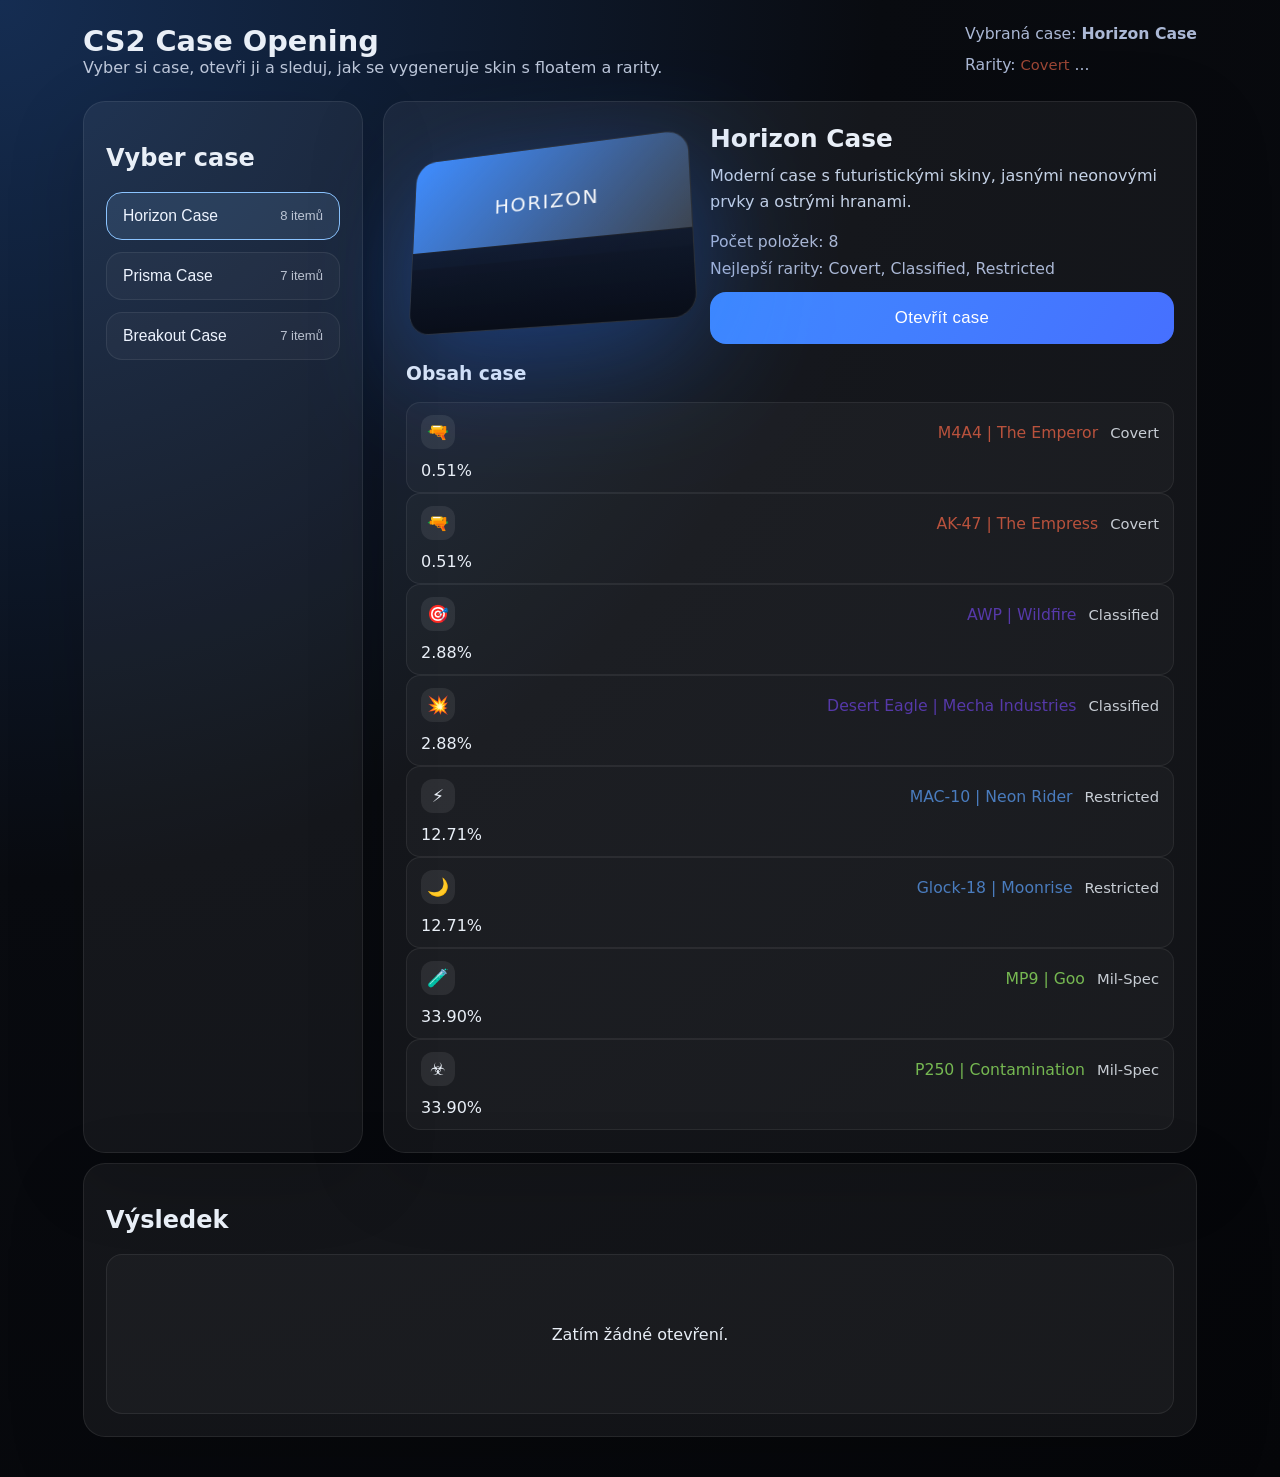
<file: index.html>
<!DOCTYPE html>
<html lang="cs">
<head>
  <meta charset="UTF-8" />
  <meta name="viewport" content="width=device-width, initial-scale=1.0" />
  <title>CS2 Case Opening Simulator</title>
  <link rel="stylesheet" href="style.css" />
</head>
<body>
  <div id="app">
    <header class="topbar">
      <div>
        <h1>CS2 Case Opening</h1>
        <p>Vyber si case, otevři ji a sleduj, jak se vygeneruje skin s floatem a rarity.</p>
      </div>
      <div class="case-meta" id="selected-case-meta"></div>
    </header>

    <main class="layout">
      <section class="panel">
        <h2>Vyber case</h2>
        <div id="case-list" class="case-list"></div>
      </section>

      <section class="panel">
        <div class="case-preview">
          <div class="case-model" id="case-model">
            <div class="case-box" id="case-box">
              <div class="case-lid" id="case-lid">
                <div class="case-face front glow" id="case-face">Case</div>
              </div>
              <div class="case-base" id="case-base">
                <div class="case-item-spot" id="case-item-spot">
                  <span class="case-item-icon" id="case-item-icon">🎯</span>
                </div>
              </div>
            </div>
          </div>

          <div>
            <h2 class="case-name" id="selected-case-name">Horizon Case</h2>
            <p class="case-desc" id="selected-case-desc">Vyber case a klikni na otevřít.</p>
            <div class="case-meta">
              <div>Počet položek: <span id="selected-case-items">0</span></div>
              <div>Nejlepší rarity: <span id="selected-case-best">Covert, Classified</span></div>
            </div>
            <button id="open-case" class="primary-button">Otevřít case</button>
          </div>
        </div>

        <div class="case-description-list" id="case-item-list"></div>
      </section>
    </main>

    <section class="panel result-panel">
      <h2>Výsledek</h2>
      <div id="result-container" class="result-container">Zatím žádné otevření.</div>
    </section>
  </div>

  <script src="case-opening.js"></script>
</body>
</html>
</file>
<file: style.css>
* {
  box-sizing: border-box;
}

body {
  margin: 0;
  min-height: 100vh;
  background: radial-gradient(circle at top left, #152d52 0%, #090b10 45%, #050609 100%);
  color: #e9eff7;
  font-family: Inter, system-ui, sans-serif;
}

#app {
  max-width: 1150px;
  margin: 0 auto;
  padding: 24px 18px 40px;
}

.topbar {
  display: flex;
  justify-content: space-between;
  gap: 20px;
  flex-wrap: wrap;
  margin-bottom: 24px;
}

.topbar h1 {
  margin: 0;
  font-size: clamp(1.8rem, 2vw, 2.6rem);
}

.topbar p {
  margin: 0;
  color: #bec8db;
  max-width: 620px;
}

.panel {
  background: rgba(255, 255, 255, 0.05);
  border: 1px solid rgba(255, 255, 255, 0.08);
  border-radius: 22px;
  padding: 22px;
  box-shadow: 0 24px 80px rgba(0, 0, 0, 0.16);
}

.layout {
  display: grid;
  grid-template-columns: minmax(240px, 280px) 1fr;
  gap: 20px;
}

.case-list {
  display: grid;
  gap: 12px;
}

.case-button {
  width: 100%;
  text-align: left;
  padding: 14px 16px;
  border: 1px solid rgba(255, 255, 255, 0.08);
  border-radius: 16px;
  background: rgba(255, 255, 255, 0.03);
  color: #eef4ff;
  font-size: 0.98rem;
  cursor: pointer;
  transition: transform 180ms ease, border-color 180ms ease, background 180ms ease;
  display: flex;
  justify-content: space-between;
  align-items: center;
}

.case-button:hover {
  transform: translateX(6px);
}

.case-button.selected {
  border-color: #8bc4ff;
  background: rgba(139, 196, 255, 0.12);
  animation: casePulse 2.4s ease infinite;
}

@keyframes casePulse {
  0%, 100% {
    transform: translateX(0);
    box-shadow: 0 0 0 rgba(139, 196, 255, 0);
  }
  50% {
    transform: translateX(2px);
    box-shadow: 0 0 18px rgba(139, 196, 255, 0.22);
  }
}

.case-preview {
  display: grid;
  grid-template-columns: minmax(220px, 280px) 1fr;
  gap: 24px;
  align-items: center;
}

.case-box.active {
  transform: rotateX(18deg) rotateY(-18deg) scale(1.05);
  box-shadow: 0 28px 110px rgba(33, 116, 255, 0.35);
}

.case-box.animate {
  animation: caseSelect 0.8s ease forwards;
}

@keyframes caseSelect {
  0% {
    transform: rotateX(16deg) rotateY(-24deg) scale(1);
  }
  40% {
    transform: rotateX(60deg) rotateY(20deg) scale(1.12);
  }
  70% {
    transform: rotateX(-10deg) rotateY(110deg) scale(1.08);
  }
  100% {
    transform: rotateX(16deg) rotateY(-24deg) scale(1.05);
  }
}

.case-item-list.visible {
  opacity: 1;
  transform: translateY(0);
}

.case-item-list {
  opacity: 0;
  transform: translateY(14px);
  transition: opacity 0.35s ease, transform 0.35s ease;
}

.item-row {
  display: grid;
  grid-template-columns: 1fr auto auto;
  gap: 12px;
  align-items: center;
  padding: 12px 14px;
  border-radius: 14px;
  background: rgba(255, 255, 255, 0.03);
  border: 1px solid rgba(255, 255, 255, 0.07);
  opacity: 0;
  transform: translateY(10px);
  animation: fadeInUp 0.4s ease forwards;
  animation-delay: calc(var(--item-index) * 0.05s);
}

@keyframes fadeInUp {
  from {
    opacity: 0;
    transform: translateY(16px);
  }
  to {
    opacity: 1;
    transform: translateY(0);
  }
}

.case-model {
  perspective: 900px;
}

.case-box {
  width: 280px;
  height: 180px;
  position: relative;
  transform-style: preserve-3d;
  transform: rotateX(16deg) rotateY(-24deg);
  transition: transform 0.45s ease;
  border-radius: 22px;
  overflow: hidden;
  box-shadow: 0 22px 90px rgba(6, 22, 36, 0.5);
  border: 1px solid rgba(255,255,255,.08);
}

.case-lid {
  position: absolute;
  inset: 0;
  height: 64%;
  transform-origin: top center;
  transform: rotateX(0deg);
  transition: transform 0.75s ease;
  border-bottom: 1px solid rgba(255,255,255,0.12);
  overflow: hidden;
}

.case-base {
  position: absolute;
  left: 0;
  right: 0;
  bottom: 0;
  height: 46%;
  background: linear-gradient(180deg, rgba(15,24,44,0.95), rgba(8,13,24,0.98));
  display: flex;
  align-items: flex-end;
  justify-content: center;
  padding-bottom: 18px;
  border-top: 1px solid rgba(255,255,255,0.08);
}

.case-item-spot {
  opacity: 0;
  transform: translateY(18px);
  transition: opacity 0.35s ease, transform 0.35s ease;
}

.case-item-icon {
  display: inline-flex;
  align-items: center;
  justify-content: center;
  width: 64px;
  height: 64px;
  border-radius: 16px;
  background: rgba(255,255,255,0.08);
  color: #fff;
  font-size: 2.2rem;
  box-shadow: inset 0 0 0 1px rgba(255,255,255,0.08);
}

.case-box.opened .case-lid {
  transform: rotateX(-82deg);
}

.case-box.opened .case-item-spot {
  opacity: 1;
  transform: translateY(0);
}

.case-box.animate .case-lid {
  animation: caseLidOpen 0.95s ease forwards;
}

@keyframes caseLidOpen {
  0% {
    transform: rotateX(0deg);
  }
  45% {
    transform: rotateX(-42deg);
  }
  100% {
    transform: rotateX(-82deg);
  }
}

.case-box .case-face {
  position: absolute;
  inset: 0;
  display: flex;
  align-items: center;
  justify-content: center;
  color: rgba(255, 255, 255, 0.94);
  font-size: 1.25rem;
  letter-spacing: 0.08em;
  text-transform: uppercase;
  padding: 20px;
  text-align: center;
}

.case-face.front {
  background: linear-gradient(135deg, rgba(255,255,255,.12), rgba(0,0,0,.18));
}

.case-face.glow {
  background: radial-gradient(circle at 70% 20%, rgba(255,255,255,0.28), transparent 35%),
    radial-gradient(circle at 30% 80%, rgba(58, 215, 255, 0.22), transparent 24%),
    linear-gradient(135deg, rgba(10, 45, 77, 1), rgba(18, 37, 60, 1));
}

.case-name {
  font-size: 1.55rem;
  margin: 0 0 10px;
}

.case-desc {
  color: #c5d2e6;
  line-height: 1.65;
  margin: 0 0 16px;
}

.case-meta {
  display: grid;
  gap: 8px;
  color: #abb8d5;
  font-size: 0.98rem;
}

.primary-button {
  width: 100%;
  margin-top: 14px;
  padding: 16px 20px;
  border: none;
  border-radius: 16px;
  color: #fff;
  background: linear-gradient(120deg, #3f8aff, #4670ff);
  cursor: pointer;
  font-size: 1.05rem;
  letter-spacing: 0.02em;
  transition: transform 160ms ease, box-shadow 160ms ease;
}

.primary-button:hover:not(:disabled) {
  transform: translateY(-1px);
  box-shadow: 0 18px 40px rgba(29, 100, 255, 0.28);
}

.primary-button:disabled {
  opacity: 0.55;
  cursor: default;
}

.result-panel {
  margin-top: 10px;
}

.result-container {
  min-height: 160px;
  display: grid;
  place-items: center;
  padding: 18px;
  border-radius: 16px;
  background: rgba(255,255,255,0.03);
  border: 1px solid rgba(255,255,255,0.08);
}

.result-card {
  width: 100%;
  max-width: 560px;
  padding: 22px;
  background: rgba(255,255,255,0.05);
  border: 1px solid rgba(255,255,255,0.1);
  border-radius: 20px;
  box-shadow: 0 30px 90px rgba(0, 0, 0, 0.22);
}

.result-icon {
  font-size: 2.4rem;
  margin-bottom: 14px;
}

.item-icon {
  display: inline-flex;
  width: 34px;
  height: 34px;
  align-items: center;
  justify-content: center;
  border-radius: 12px;
  background: rgba(255,255,255,0.08);
  margin-right: 10px;
  font-size: 1.1rem;
}

.item-list {
  display: grid;
  gap: 10px;
  margin-top: 16px;
  max-height: 260px;
  overflow: auto;
  padding-right: 4px;
}

.item-row {
  display: grid;
  grid-template-columns: 1fr auto auto;
  gap: 12px;
  align-items: center;
  padding: 12px 14px;
  border-radius: 14px;
  background: rgba(255, 255, 255, 0.03);
  border: 1px solid rgba(255, 255, 255, 0.07);
}

.item-name {
  font-size: 0.98rem;
  color: #f3f7ff;
}

.item-name.milspec { color: #76b852; }
.item-name.restricted { color: #4a7cbe; }
.item-name.classified { color: #5639a9; }
.item-name.covert { color: #b9523d; }
.item-name.rare-special { color: #d4af37; }

.item-rarity {
  font-size: 0.92rem;
  opacity: 0.84;
}

.case-description-list {
  margin-top: 18px;
}

@media (max-width: 882px) {
  .layout {
    grid-template-columns: 1fr;
  }

  .case-preview {
    grid-template-columns: 1fr;
  }

  .case-model {
    margin: 0 auto;
  }
}
</file>
